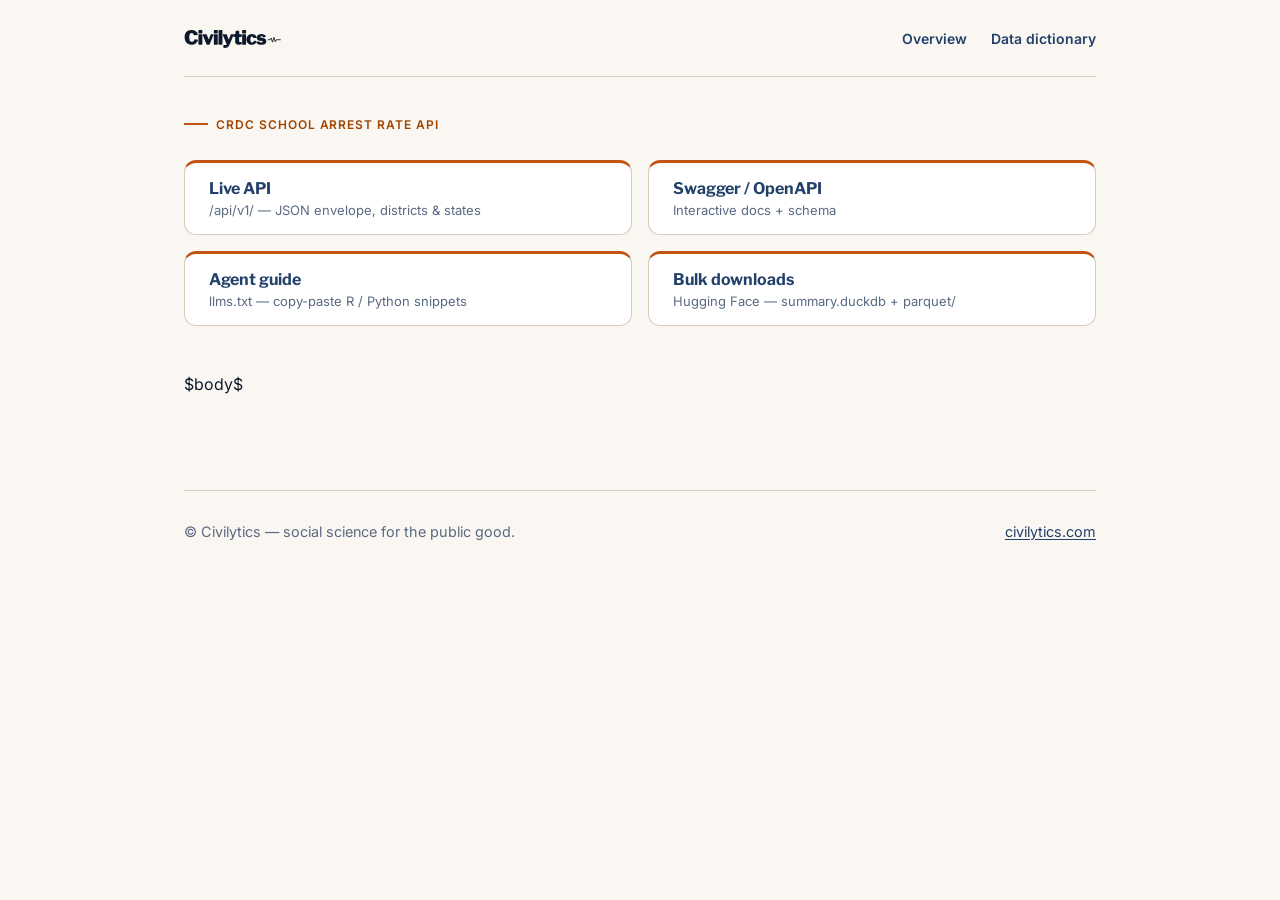
<file: docs/api/site/template.html>
<!doctype html>
<html lang="en">
<head>
  <meta charset="utf-8" />
  <meta name="viewport" content="width=device-width, initial-scale=1" />
  <title>$title$</title>
  <meta name="description" content="Bayesian small-area estimates of school-based arrest rates from the US DoE Civil Rights Data Collection — public API and bulk data." />
  <link rel="stylesheet" href="civilytics-docs.css" />
</head>
<body>
<div class="cv-wrap">
  <header class="cv-header">
    <a href="https://civilytics.com" aria-label="Civilytics">
      <img src="civilytics-wordmark.svg" alt="Civilytics" class="cv-logo" />
    </a>
    <nav class="cv-docs-nav">
      <a href="index.html">Overview</a>
      <a href="data-dictionary.html">Data dictionary</a>
    </nav>
  </header>

  <section class="cv-hero">
    <span class="cv-eyebrow">CRDC School Arrest Rate API</span>
  </section>

  <section class="cv-resources">
    <a class="res-card" href="https://crdc-api.civilytics.org/api/v1/">
      <span class="res-title">Live API</span>
      <span class="res-desc">/api/v1/ — JSON envelope, districts &amp; states</span>
    </a>
    <a class="res-card" href="https://crdc-api.civilytics.org/__docs__/">
      <span class="res-title">Swagger / OpenAPI</span>
      <span class="res-desc">Interactive docs + schema</span>
    </a>
    <a class="res-card" href="https://crdc-api.civilytics.org/api/v1/llms.txt">
      <span class="res-title">Agent guide</span>
      <span class="res-desc">llms.txt — copy-paste R / Python snippets</span>
    </a>
    <a class="res-card" href="https://huggingface.co/datasets/civilytics/crdc-school-arrest-rates">
      <span class="res-title">Bulk downloads</span>
      <span class="res-desc">Hugging Face — summary.duckdb + parquet/</span>
    </a>
  </section>

  <main class="cv-doc">
$body$
  </main>

  <footer class="cv-footer">
    <span>&copy; Civilytics — social science for the public good.</span>
    <span><a href="https://civilytics.com">civilytics.com</a></span>
  </footer>
</div>
</body>
</html>
</file>
<file: docs/api/site/civilytics-docs.css>
/* Civilytics public-good brand — vendored verbatim from ShinyAppHost's
   portal/site/civilytics.css (both repos carry their own copy; no cross-repo
   import mechanism exists). Do not hand-edit the tokens below without also
   updating the ShinyAppHost copy if you want them to stay in sync. */
@import url('https://fonts.googleapis.com/css2?family=Libre+Franklin:wght@400;500;600;700;800;900&family=Source+Serif+4:opsz,wght@8..60,400;8..60,500;8..60,600&family=Inter:wght@400;500;600;700&family=JetBrains+Mono:wght@400;500;600&display=swap');

:root {
  /* palette — canonical, from the site's _tokens.css */
  --cv-paper:    #FAF7F2;
  --cv-paper-2:  #F2EDE4;
  --cv-paper-3:  #E6DFD1;
  --cv-rule:     #D6CEBD;
  --cv-rule-strong: #B8AE97;
  --cv-ink:      #0E1A2B;
  --cv-ink-2:    #2B3A52;
  --cv-ink-3:    #5A6A82;
  --cv-ink-4:    #8C97AB;
  --cv-navy-600: #22406A;
  --cv-navy-700: #1A2E4A;
  --cv-accent:           #C25311;  /* display: buttons, pulsemark, decorative */
  --cv-accent-text:      #A04400;  /* accent text on light (WCAG AA) */
  --cv-accent-text-dark: #E07840;  /* accent text on dark (WCAG AA) */
  --cv-accent-hover:     #923D00;

  --cv-font-display: 'Libre Franklin', 'Franklin Gothic', 'Inter', system-ui, sans-serif;
  --cv-font-serif:   'Source Serif 4', Georgia, serif;
  --cv-font-sans:    'Inter', -apple-system, BlinkMacSystemFont, 'Segoe UI', Helvetica, Arial, sans-serif;
  --cv-font-mono:    'JetBrains Mono', 'SF Mono', Menlo, Consolas, monospace;

  /* 8pt spacing scale */
  --space-1:.5rem; --space-2:1rem; --space-3:1.5rem; --space-4:2rem;
  --space-5:3rem; --space-6:4rem; --space-7:6rem;

  --cv-radius-sm:4px; --cv-radius-md:6px; --cv-radius-lg:12px;
}

* { box-sizing: border-box; }

html { font-family: var(--cv-font-sans); -webkit-font-smoothing: antialiased; text-rendering: optimizeLegibility; }
body { margin:0; background: var(--cv-paper); color: var(--cv-ink); font-family: var(--cv-font-sans); }

h1, h2, h3, h4 {
  font-family: var(--cv-font-display); font-weight:800; letter-spacing:-0.025em;
  line-height:1.08; color: var(--cv-ink); text-wrap: pretty; margin: 0 0 .4em;
}
h1 { font-size: clamp(2.25rem, 4.2vw, 3.75rem); font-weight:900; letter-spacing:-0.035em; line-height:1.0; }
h2 { font-size: clamp(1.75rem, 2.8vw, 2.375rem); }
h3 { font-size: 1.5rem; font-weight:700; letter-spacing:-0.022em; color: var(--cv-ink-2); }

p, li { line-height:1.7; text-wrap: pretty; }
a { color: var(--cv-navy-600); text-decoration: underline; text-decoration-thickness:1px; text-underline-offset:2px; transition: color 120ms ease; }
a:hover { color: var(--cv-navy-700); text-decoration-thickness:2px; }
code, .mono { font-family: var(--cv-font-mono); font-feature-settings:"tnum" 1,"zero" 1; }
:focus-visible { outline: 2px solid var(--cv-accent); outline-offset: 2px; }

/* === signature editorial primitives (from the site) === */
.cv-eyebrow {
  font-family: var(--cv-font-sans); font-size:.75rem; font-weight:600;
  text-transform:uppercase; letter-spacing:.08em; color: var(--cv-accent-text);
  display:inline-flex; align-items:center; gap:.5rem; margin-bottom:.75rem;
}
.cv-eyebrow::before { content:""; display:inline-block; width:24px; height:2px; background: var(--cv-accent); }
/* === docs-site additions (crdc-arrests API docs) === */
.cv-wrap { max-width: 60rem; margin: 0 auto; padding: 0 var(--space-3); }
.cv-header {
  display: flex; align-items: center; justify-content: space-between;
  padding: var(--space-3) 0; border-bottom: 1px solid var(--cv-rule);
}
.cv-header .cv-logo { height: 28px; display: block; }
.cv-docs-nav { display: flex; gap: var(--space-3); }
.cv-docs-nav a { font-size: 0.875rem; font-weight: 600; text-decoration: none; }
.cv-docs-nav a:hover { text-decoration: underline; }

.cv-hero { padding: var(--space-4) 0 var(--space-2); }

.cv-resources {
  display: grid; grid-template-columns: repeat(2, 1fr); gap: var(--space-2);
  margin-bottom: var(--space-5);
}
.res-card {
  display: flex; flex-direction: column; gap: 0.25rem;
  background: #fff; border: 1px solid var(--cv-rule);
  border-top: 3px solid var(--cv-accent); border-radius: var(--cv-radius-lg);
  padding: var(--space-2) var(--space-3); text-decoration: none;
}
.res-card:hover { border-color: var(--cv-ink-3); }
.res-title {
  font-family: var(--cv-font-display); font-weight: 700; font-size: 1rem;
  color: var(--cv-navy-600);
}
.res-desc { font-size: 0.8125rem; color: var(--cv-ink-3); }
@media (max-width: 680px) { .cv-resources { grid-template-columns: 1fr; } }

.cv-doc { padding-bottom: var(--space-7); }
.cv-doc table {
  width: 100%; border-collapse: collapse; margin: 1.5rem 0; font-size: 0.9rem;
}
.cv-doc th, .cv-doc td {
  border-bottom: 1px solid var(--cv-rule); padding: 0.5rem 0.75rem; text-align: left;
}
.cv-doc th { font-family: var(--cv-font-display); font-weight: 700; border-top: 1px solid var(--cv-ink); }
.cv-doc code {
  background: var(--cv-paper-2); padding: 0.1em 0.35em; border-radius: var(--cv-radius-sm);
  font-size: 0.875em;
}
.cv-doc pre { background: var(--cv-paper-2); padding: var(--space-2); border-radius: var(--cv-radius-md); overflow-x: auto; }
.cv-doc pre code { background: none; padding: 0; }
.cv-doc ul, .cv-doc ol { padding-left: 1.4em; }
.cv-doc li { margin: 0.35em 0; }

.cv-footer {
  border-top: 1px solid var(--cv-rule); padding: var(--space-4) 0;
  color: var(--cv-ink-3); font-size: 0.9rem; display: flex; flex-wrap: wrap;
  gap: var(--space-2); justify-content: space-between; align-items: center;
}
</file>
